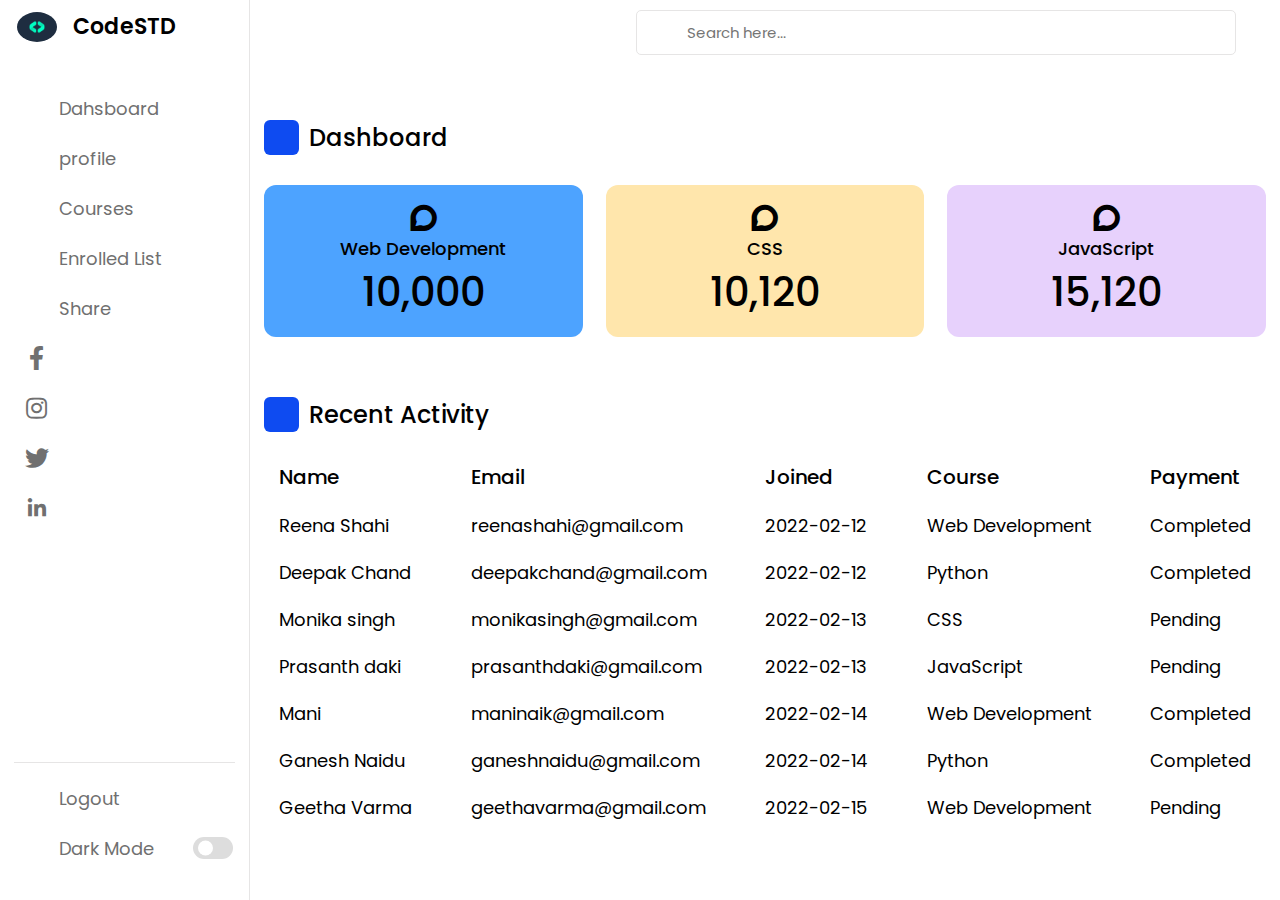
<file: index.html>
<!DOCTYPE html>
<!-- Coding By CodingNepal - codingnepalweb.com -->
<html lang="en">
<head>
    <meta charset="UTF-8">
    <meta http-equiv="X-UA-Compatible" content="IE=edge">
    <meta name="viewport" content="width=device-width, initial-scale=1.0">
    
    <!----======== CSS ======== -->
    <link rel="stylesheet" href="dash.css">
     
    <!----===== Iconscout CSS ===== -->
    <link rel="stylesheet" href="https://unicons.iconscout.com/release/v4.0.0/css/line.css">
    <link rel="stylesheet" href="https://cdnjs.cloudflare.com/ajax/libs/font-awesome/5.15.4/css/all.min.css">
    <link href='https://unpkg.com/boxicons@2.1.4/css/boxicons.min.css' rel='stylesheet'>

    <title>Courses Dashboard Panel</title>
</head>
<body>
    <nav>
        <div class="logo-name">
            <div class="logo-image">
               <img src="pic1.png" alt="">
            </div>

            <span class="logo_name">CodeSTD</span>
        </div>

        <div class="menu-items">
            <ul class="nav-links">
                <li><a href="#">
                    <i class="uil uil-estate"></i>
                    <span class="link-name">Dahsboard</span>
                </a></li>
                <li><a href="profile.html">
                    <i class="uil uil-files-landscapes"></i>
                    <span class="link-name">profile</span>
                </a></li>
                <li><a href="log.html">
                    <i class="uil uil-chart"></i>
                    <span class="link-name">Courses</span>
                </a></li>
                <li><a href="#">
                    <i class="uil uil-comments"></i>
                    <span class="link-name">Enrolled List</span>
                </a></li>
                <li><a href="#">
                    <i class="uil uil-share"></i>
                    <span class="link-name">Share</span>
                    <a href="#"><i class="fab fa-facebook-f"></i></a>
                    <a href="#"><i class="fab fa-instagram"></i></a>
                    <a href="#"><i class="fab fa-twitter"></i></a>
                    <a href="#"><i class="bx bxl-linkedin"></i></a>
                </a></li>
            </ul>
            
            <ul class="logout-mode">
                <li><a href="#">
                    <i class="uil uil-signout"></i>
                        <span class="link-name">Logout</span>
                </a></li>

                <li class="mode">
                    <a href="#">
                        <i class="uil uil-moon"></i>
                    <span class="link-name">Dark Mode</span>
                </a>

                <div class="mode-toggle">
                  <span class="switch"></span>
                </div>
            </li>
            </ul>
        </div>
    </nav>

    <section class="dashboard">
        <div class="top">
            <i class="uil uil-bars sidebar-toggle"></i>

            <div class="search-box">
                <i class="uil uil-search"></i>
                <input type="text" placeholder="Search here...">
            </div>
            
            <!--<img src="images/profile.jpg" alt="">-->
        </div>

        <div class="dash-content">
            <div class="overview">
                <div class="title">
                    <i class="uil uil-tachometer-fast-alt"></i>
                    <span class="text">Dashboard</span>
                </div>

                <div class="boxes">
                    <div class="box box1">
                        <i class="bx bxl-discourse"></i>
                        <span class="text">Web Development</span>
                        <span class="number">10,000</span>
                    </div>
                    <div class="box box2">
                        <i class="bx bxl-discourse"></i>
                        <span class="text">CSS</span>
                        <span class="number">10,120</span>
                    </div>
                    <div class="box box3">
                        <i class="bx bxl-discourse"></i>
                        <span class="text">JavaScript</span>
                        <span class="number">15,120</span>
                    </div>
                </div>
            </div>

            <div class="activity">
                <div class="title">
                    <i class="uil uil-clock-three"></i>
                    <span class="text">Recent Activity</span>
                </div>

                <div class="activity-data">
                    <div class="data names">
                        <span class="data-title">Name</span>
                        <span class="data-list">Reena Shahi</span>
                        <span class="data-list">Deepak Chand</span>
                        <span class="data-list">Monika singh</span>
                        <span class="data-list">Prasanth daki</span>
                        <span class="data-list">Mani</span>
                        <span class="data-list">Ganesh Naidu</span>
                        <span class="data-list">Geetha Varma</span>
                    </div>
                    <div class="data email">
                        <span class="data-title">Email</span>
                        <span class="data-list">reenashahi@gmail.com</span>
                        <span class="data-list">deepakchand@gmail.com</span>
                        <span class="data-list">monikasingh@gmail.com</span>
                        <span class="data-list">prasanthdaki@gmail.com</span>
                        <span class="data-list">maninaik@gmail.com</span>
                        <span class="data-list">ganeshnaidu@gmail.com</span>
                        <span class="data-list">geethavarma@gmail.com</span>
                    </div>
                    <div class="data joined">
                        <span class="data-title">Joined</span>
                        <span class="data-list">2022-02-12</span>
                        <span class="data-list">2022-02-12</span>
                        <span class="data-list">2022-02-13</span>
                        <span class="data-list">2022-02-13</span>
                        <span class="data-list">2022-02-14</span>
                        <span class="data-list">2022-02-14</span>
                        <span class="data-list">2022-02-15</span>
                    </div>
                    <div class="data type">
                        <span class="data-title">Course</span>
                        <span class="data-list">Web Development</span>
                        <span class="data-list">Python</span>
                        <span class="data-list">CSS</span>
                        <span class="data-list">JavaScript</span>
                        <span class="data-list">Web Development</span>
                        <span class="data-list">Python</span>
                        <span class="data-list">Web Development</span>
                    </div>
                    <div class="data status">
                        <span class="data-title">Payment</span>
                        <span class="data-list">Completed</span>
                        <span class="data-list">Completed</span>
                        <span class="data-list">Pending</span>
                        <span class="data-list">Pending</span>
                        <span class="data-list">Completed</span>
                        <span class="data-list">Completed</span>
                        <span class="data-list">Pending</span>
                    </div>
                </div>
            </div>
        </div>
    </section>

    <script src="dash.js"></script>
</body>
</html>
</file>
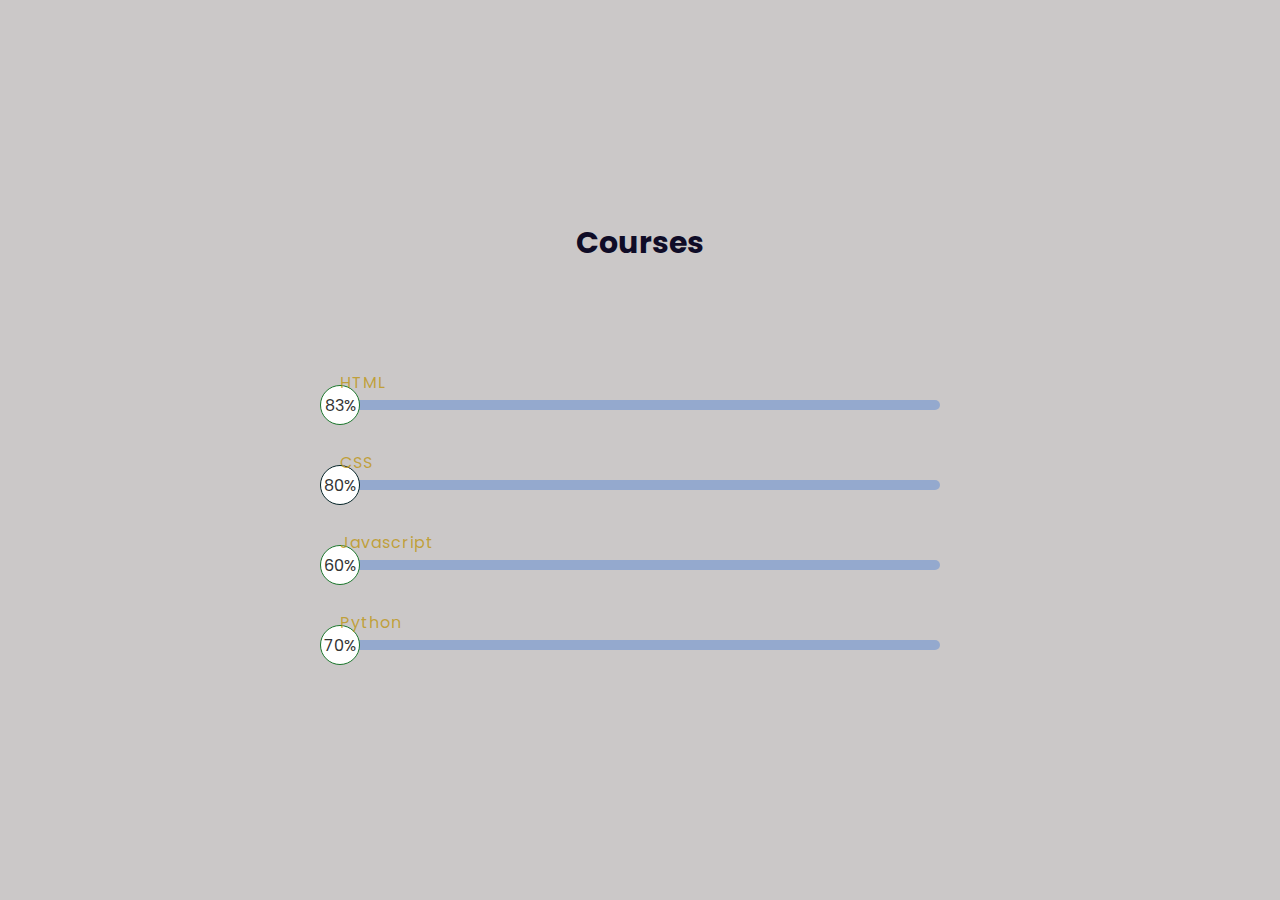
<file: log.html>
<!DOCTYPE html>
<html lang="en">
<head>
    <title>Courses Available</title>
    <link rel="stylesheet" href="log.css">
    <body>
        <section class="Courses" id="Courses">
            <div class="heading">
               <h2>Courses</h2>
            </div>
            <div class="courses-container">
                <div class="bars">
                   <h3>HTML</h3>
                   <div class="progress-bar">
                       <div class="html"><span>83%</span></div>
                   </div>
                   <h3>CSS</h3>
                   <div class="progress-bar">
                       <div class="css"><span>80%</span></div>
                   </div>
                   <h3>Javascript</h3>
                   <div class="progress-bar">
                       <div class="javascript"><span>60%</span></div>
                   </div>
                   <h3>Python</h3>
                   <div class="progress-bar">
                       <div class="python"><span>70%</span></div>
                   </div>
                </div>
            </div>
          </section>
    </body>
</html>
</file>
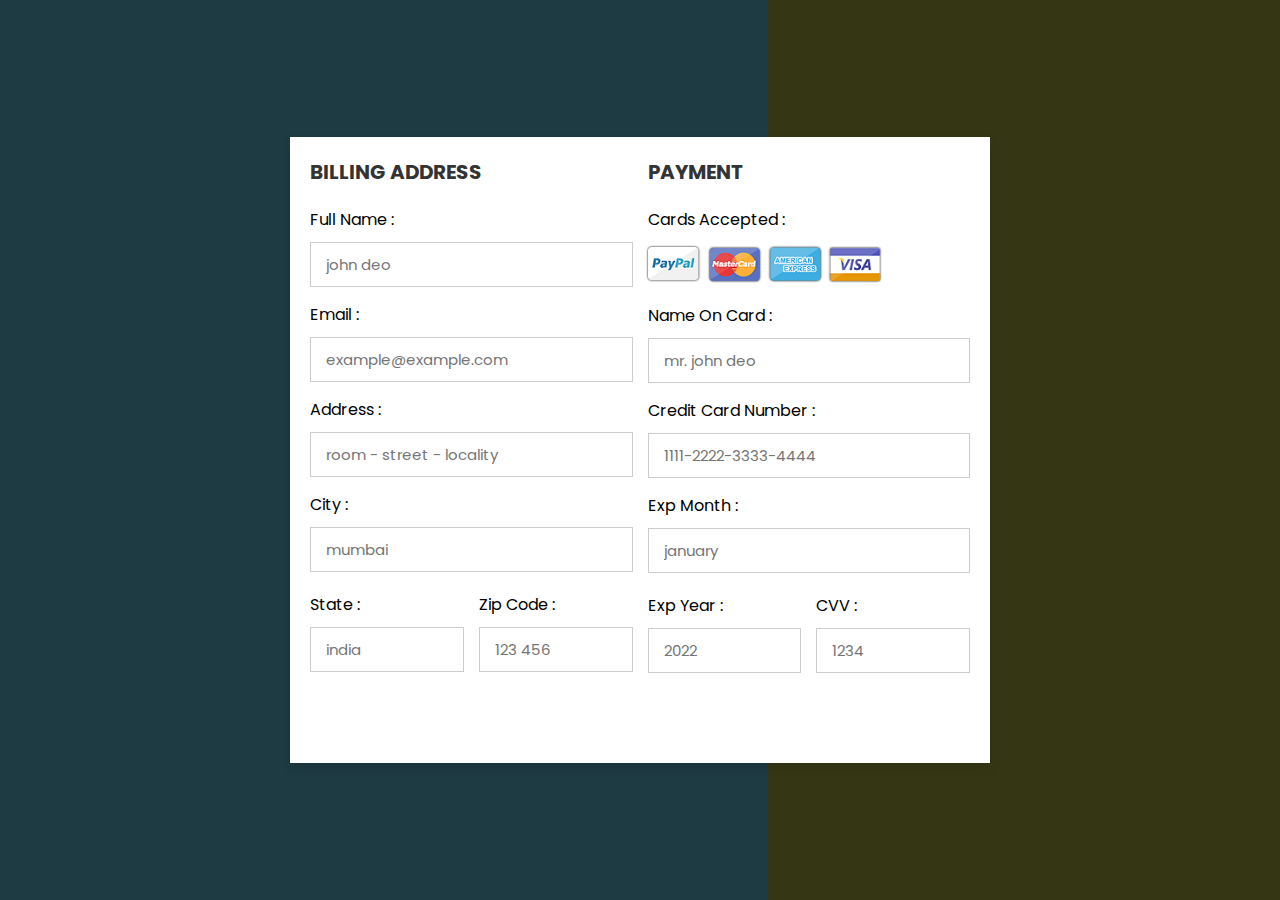
<file: pay.html>
<!DOCTYPE html>
<html lang="en">
<head>
    <meta charset="UTF-8">
    <meta http-equiv="X-UA-Compatible" content="IE=edge">
    <meta name="viewport" content="width=device-width, initial-scale=1.0">
    
    <!-- custom css file link  -->
    <link rel="stylesheet" href="pay.css">

</head>
<body>

<div class="container">

    <form action="">

        <div class="row">

            <div class="col">

                <h3 class="title">billing address</h3>

                <div class="inputBox">
                    <span>full name :</span>
                    <input type="text" placeholder="john deo">
                </div>
                <div class="inputBox">
                    <span>email :</span>
                    <input type="email" placeholder="example@example.com">
                </div>
                <div class="inputBox">
                    <span>address :</span>
                    <input type="text" placeholder="room - street - locality">
                </div>
                <div class="inputBox">
                    <span>city :</span>
                    <input type="text" placeholder="mumbai">
                </div>

                <div class="flex">
                    <div class="inputBox">
                        <span>state :</span>
                        <input type="text" placeholder="india">
                    </div>
                    <div class="inputBox">
                        <span>zip code :</span>
                        <input type="text" placeholder="123 456">
                    </div>
                </div>

            </div>

            <div class="col">

                <h3 class="title">payment</h3>

                <div class="inputBox">
                    <span>cards accepted :</span>
                    <img src="card_img.png" alt="">
                </div>
                <div class="inputBox">
                    <span>name on card :</span>
                    <input type="text" placeholder="mr. john deo">
                </div>
                <div class="inputBox">
                    <span>credit card number :</span>
                    <input type="number" placeholder="1111-2222-3333-4444">
                </div>
                <div class="inputBox">
                    <span>exp month :</span>
                    <input type="text" placeholder="january">
                </div>

                <div class="flex">
                    <div class="inputBox">
                        <span>exp year :</span>
                        <input type="number" placeholder="2022">
                    </div>
                    <div class="inputBox">
                        <span>CVV :</span>
                        <input type="text" placeholder="1234">
                    </div>
                </div>

            </div>
    
        </div>

        <input type="submit" value="proceed to checkout" class="submit-btn">

    </form>

</div>    
    
</body>
</html>
</file>
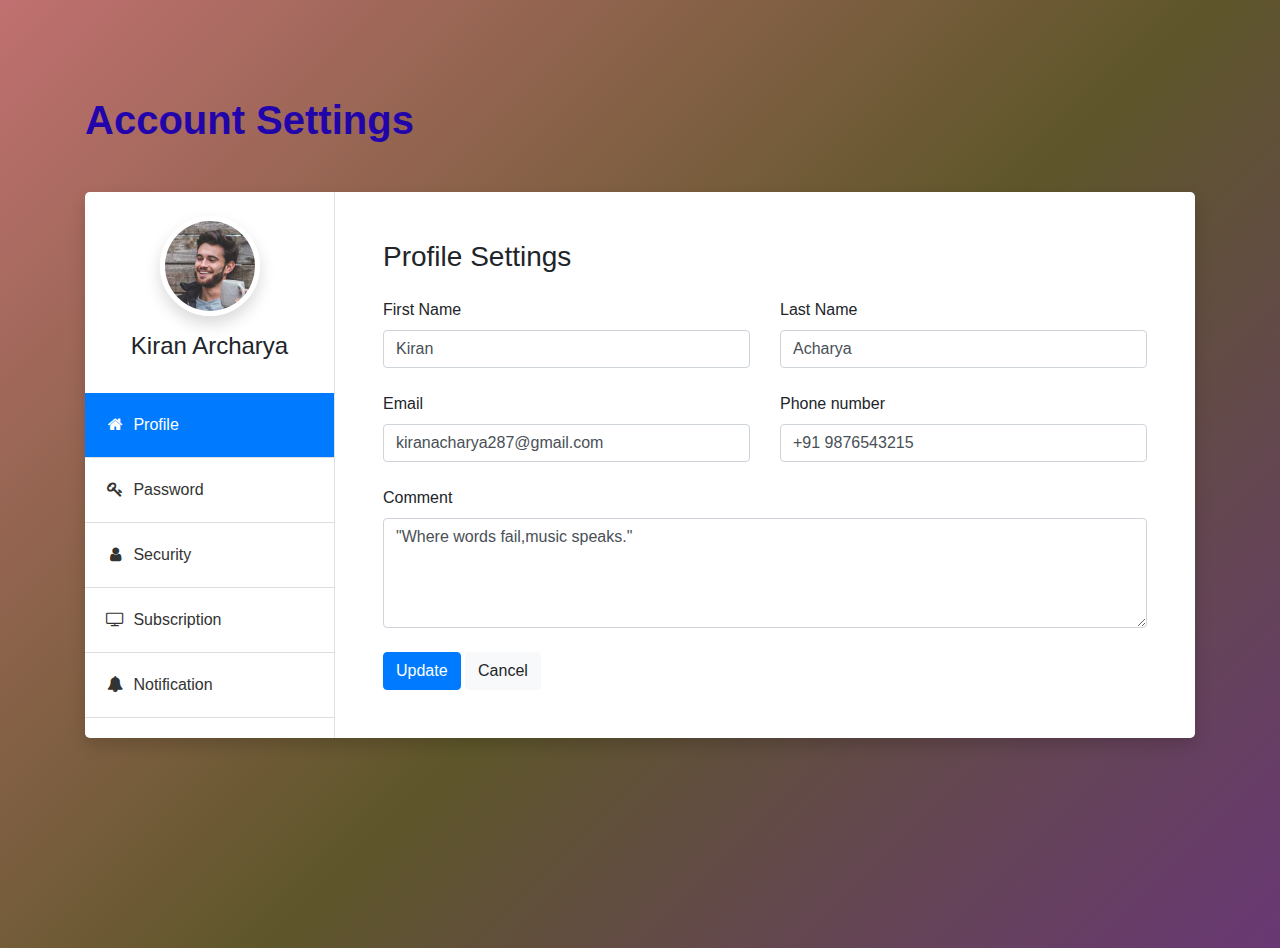
<file: profile.html>
<!DOCTYPE html>
<html lang="en">
<head>
	<meta charset="UTF-8">
	<title>Account Settings UI Design</title>
	<meta content="width=device-width, initial-scale=1, maximum-scale=1, user-scalable=no" name="viewport">
	<link rel="stylesheet" type="text/css" href="https://stackpath.bootstrapcdn.com/bootstrap/4.3.1/css/bootstrap.min.css">
	<link rel="stylesheet" href="https://stackpath.bootstrapcdn.com/font-awesome/4.7.0/css/font-awesome.min.css">
	<link rel="stylesheet" type="text/css" href="style.css">
</head>
<body>
	<section class="py-5 my-5">
		<div class="container">
			   <h1 class="mb-5" style="color: rgb(33, 5, 171)">Account Settings</h1>
			<div class="bg-white shadow rounded-lg d-block d-sm-flex">
				<div class="profile-tab-nav border-right">
					<div class="p-4">
						<div class="img-circle text-center mb-3">
							<img src="user2.jpg" alt="Image" class="shadow">
						</div>
						<h4 class="text-center">Kiran Archarya</h4>
					</div>
					<div class="nav flex-column nav-pills" id="v-pills-tab" role="tablist" aria-orientation="vertical">
						<a class="nav-link active" id="account-tab" data-toggle="pill" href="#account" role="tab" aria-controls="account" aria-selected="true">
							<i class="fa fa-home text-center mr-1"></i> 
							Profile
						</a>
						<a class="nav-link" id="password-tab" data-toggle="pill" href="#password" role="tab" aria-controls="password" aria-selected="false">
							<i class="fa fa-key text-center mr-1"></i> 
							Password
						</a>
						<a class="nav-link" id="security-tab" data-toggle="pill" href="#security" role="tab" aria-controls="security" aria-selected="false">
							<i class="fa fa-user text-center mr-1"></i> 
							Security
						</a>
						<a class="nav-link" id="application-tab" data-toggle="pill" href="#application" role="tab" aria-controls="application" aria-selected="false">
							<i class="fa fa-tv text-center mr-1"></i> 
							Subscription
						</a>
						<a class="nav-link" id="notification-tab" data-toggle="pill" href="#notification" role="tab" aria-controls="notification" aria-selected="false">
							<i class="fa fa-bell text-center mr-1"></i> 
							Notification
						</a>
					</div>
				</div>
				<div class="tab-content p-4 p-md-5" id="v-pills-tabContent">
					<div class="tab-pane fade show active" id="account" role="tabpanel" aria-labelledby="account-tab">
						<h3 class="mb-4">Profile Settings</h3>
						<div class="row">
							<div class="col-md-6">
								<div class="form-group">
								  	<label>First Name</label>
								  	<input type="text" class="form-control" value="Kiran">
								</div>
							</div>
							<div class="col-md-6">
								<div class="form-group">
								  	<label>Last Name</label>
								  	<input type="text" class="form-control" value="Acharya">
								</div>
							</div>
							<div class="col-md-6">
								<div class="form-group">
								  	<label>Email</label>
								  	<input type="text" class="form-control" value="kiranacharya287@gmail.com">
								</div>
							</div>
							<div class="col-md-6">
								<div class="form-group">
								  	<label>Phone number</label>
								  	<input type="text" class="form-control" value="+91 9876543215">
								</div>
							</div>
							<div class="col-md-12">
								<div class="form-group">
								  	<label>Comment</label>
									<textarea class="form-control" rows="4">"Where words fail,music speaks."</textarea>
								</div>
							</div>
						</div>
						<div>
							<button class="btn btn-primary">Update</button>
							<button class="btn btn-light">Cancel</button>
						</div>
					</div>
					<div class="tab-pane fade" id="password" role="tabpanel" aria-labelledby="password-tab">
						<h3 class="mb-4">Password Settings</h3>
						<div class="row">
							<div class="col-md-6">
								<div class="form-group">
								  	<label>Old password</label>
								  	<input type="password" class="form-control">
								</div>
							</div>
						</div>
						<div class="row">
							<div class="col-md-6">
								<div class="form-group">
								  	<label>New password</label>
								  	<input type="password" class="form-control">
								</div>
							</div>
							<div class="col-md-6">
								<div class="form-group">
								  	<label>Confirm new password</label>
								  	<input type="password" class="form-control">
								</div>
							</div>
						</div>
						<div>
							<button class="btn btn-primary">Update</button>
							<button class="btn btn-light">Cancel</button>
						</div>
					</div>
					<div class="tab-pane fade" id="security" role="tabpanel" aria-labelledby="security-tab">
						<h3 class="mb-4">Security Settings</h3>
						<div class="row">
							<div class="col-md-6">
								<div class="form-group">
								  	<label>Login</label>
								  	<input type="text" class="form-control">
								</div>
							</div>
							<div class="col-md-6">
								<div class="form-group">
								  	<label>Two-factor auth</label>
								  	<input type="text" class="form-control">
								</div>
							</div>
							<div class="col-md-6">
								<div class="form-group">
									<div class="form-check">
										<input class="form-check-input" type="checkbox" value="" id="recovery">
										<label class="form-check-label" for="recovery">
										Report
										</label>
									</div>
								</div>
							</div>
						</div>
						<div>
							<button class="btn btn-primary">Update</button>
							<button class="btn btn-light">Cancel</button>
						</div>
					</div>
					<div class="tab-pane fade" id="application" role="tabpanel" aria-labelledby="application-tab">
						<h3 class="mb-4">Subscription Settings</h3>
						<div class="row">
							<p></p>
							<div class="col-md-6">
								<div class="form-group">
									<div class="form-check">
									</div>
								</div>
							</div>
						</div>
						<div>
							<a href="pay.html">
								<button class="btn btn-primary">plan for 1 week:Rs-199</button>
							    <button class="btn btn-primary">plan for 1 month:Rs-599</button></n>
								<button class="btn btn-primary">plan for a year:Rs-1999</button>
						    </a>
						</div>
					</div>
					<div class="tab-pane fade" id="notification" role="tabpanel" aria-labelledby="notification-tab">
						<h3 class="mb-4">Notification Settings</h3>
						<div class="form-group">
							<div class="form-check">
								<input class="form-radio-input" type="radio" value="" id="notification1">
								<label class="form-radio-label" for="notification1">
									Allow notifications
								</label>
							</div>
						</div>
						<div class="form-group">
							<div class="form-check">
								<input class="form-radio-input" type="radio" value="" id="notification2" >
								<label class="form-radio-label" for="notification2">
									Mute notifications
								</label>
							</div>
						</div>
						<div>
							<button class="btn btn-primary">Update</button>
							<button class="btn btn-light">Cancel</button>
						</div>
					</div>
				</div>
			</div>
		</div>
	</section>
    <script src="https://code.jquery.com/jquery-3.2.1.slim.min.js"></script>
	<script src="https://cdnjs.cloudflare.com/ajax/libs/popper.js/1.12.9/umd/popper.min.js"></script>
	<script src="https://maxcdn.bootstrapcdn.com/bootstrap/4.0.0/js/bootstrap.min.js"></script>
</body>
</html>
</file>
<file: dash.css>
/* ===== Google Font Import - Poppins ===== */
@import url('https://fonts.googleapis.com/css2?family=Poppins:wght@200;300;400;500;600&display=swap');
*{
    margin: 0;
    padding: 0;
    box-sizing: border-box;
    font-family: 'Poppins', sans-serif;
}

:root{
    /* ===== Colors ===== */
    --primary-color: #0E4BF1;
    --panel-color: #FFF;
    --text-color: #000;
    --black-light-color: #707070;
    --border-color: #e6e5e5;
    --toggle-color: #DDD;
    --box1-color: #4DA3FF;
    --box2-color: #FFE6AC;
    --box3-color: #E7D1FC;
    --title-icon-color: #fff;
    
    /* ====== Transition ====== */
    --tran-05: all 0.5s ease;
    --tran-03: all 0.3s ease;
    --tran-03: all 0.2s ease;
}

body{
    min-height: 100vh;
    background-color: var(--primary-color);
}
body.dark{
    --primary-color: #3A3B3C;
    --panel-color: #242526;
    --text-color: #CCC;
    --black-light-color: #CCC;
    --border-color: #4D4C4C;
    --toggle-color: #FFF;
    --box1-color: #3A3B3C;
    --box2-color: #3A3B3C;
    --box3-color: #3A3B3C;
    --title-icon-color: #CCC;
}
/* === Custom Scroll Bar CSS === */
::-webkit-scrollbar {
    width: 8px;
}
::-webkit-scrollbar-track {
    background: #f1f1f1;
}
::-webkit-scrollbar-thumb {
    background: var(--primary-color);
    border-radius: 12px;
    transition: all 0.3s ease;
}

::-webkit-scrollbar-thumb:hover {
    background: #0b3cc1;
}

body.dark::-webkit-scrollbar-thumb:hover,
body.dark .activity-data::-webkit-scrollbar-thumb:hover{
    background: #3A3B3C;
}

nav{
    position: fixed;
    top: 0;
    left: 0;
    height: 100%;
    width: 250px;
    padding: 10px 14px;
    background-color: var(--panel-color);
    border-right: 1px solid var(--border-color);
    transition: var(--tran-05);
}
nav.close{
    width: 73px;
}
nav .logo-name{
    display: flex;
    align-items: center;
}
nav .logo-image{
    display: flex;
    justify-content: center;
    min-width: 45px;
}
nav .logo-image img{
    width: 40px;
    object-fit: cover;
    border-radius: 50%;
}

nav .logo-name .logo_name{
    font-size: 22px;
    font-weight: 600;
    color: var(--text-color);
    margin-left: 14px;
    transition: var(--tran-05);
}
nav.close .logo_name{
    opacity: 0;
    pointer-events: none;
}
nav .menu-items{
    margin-top: 40px;
    height: calc(100% - 90px);
    display: flex;
    flex-direction: column;
    justify-content: space-between;
}
.menu-items li{
    list-style: none;
}
.menu-items li a{
    display: flex;
    align-items: center;
    height: 50px;
    text-decoration: none;
    position: relative;
}
.nav-links li a:hover:before{
    content: "";
    position: absolute;
    left: -7px;
    height: 5px;
    width: 5px;
    border-radius: 50%;
    background-color: var(--primary-color);
}
body.dark li a:hover:before{
    background-color: var(--text-color);
}
.menu-items li a i{
    font-size: 24px;
    min-width: 45px;
    height: 100%;
    display: flex;
    align-items: center;
    justify-content: center;
    color: var(--black-light-color);
}
.menu-items li a .link-name{
    font-size: 18px;
    font-weight: 400;
    color: var(--black-light-color);    
    transition: var(--tran-05);
}
nav.close li a .link-name{
    opacity: 0;
    pointer-events: none;
}
.nav-links li a:hover i,
.nav-links li a:hover .link-name{
    color: var(--primary-color);
}
body.dark .nav-links li a:hover i,
body.dark .nav-links li a:hover .link-name{
    color: var(--text-color);
}
.menu-items .logout-mode{
    padding-top: 10px;
    border-top: 1px solid var(--border-color);
}
.menu-items .mode{
    display: flex;
    align-items: center;
    white-space: nowrap;
}
.menu-items .mode-toggle{
    position: absolute;
    right: 14px;
    height: 50px;
    min-width: 45px;
    display: flex;
    align-items: center;
    justify-content: center;
    cursor: pointer;
}
.mode-toggle .switch{
    position: relative;
    display: inline-block;
    height: 22px;
    width: 40px;
    border-radius: 25px;
    background-color: var(--toggle-color);
}
.switch:before{
    content: "";
    position: absolute;
    left: 5px;
    top: 50%;
    transform: translateY(-50%);
    height: 15px;
    width: 15px;
    background-color: var(--panel-color);
    border-radius: 50%;
    transition: var(--tran-03);
}
body.dark .switch:before{
    left: 20px;
}

.dashboard{
    position: relative;
    left: 250px;
    background-color: var(--panel-color);
    min-height: 100vh;
    width: calc(100% - 250px);
    padding: 10px 14px;
    transition: var(--tran-05);
}
nav.close ~ .dashboard{
    left: 73px;
    width: calc(100% - 73px);
}
.dashboard .top{
    position: fixed;
    top: 0;
    left: 250px;
    display: flex;
    width: calc(100% - 250px);
    justify-content: space-between;
    align-items: center;
    padding: 10px 14px;
    background-color: var(--panel-color);
    transition: var(--tran-05);
    z-index: 10;
}
nav.close ~ .dashboard .top{
    left: 73px;
    width: calc(100% - 73px);
}
.dashboard .top .sidebar-toggle{
    font-size: 26px;
    color: var(--text-color);
    cursor: pointer;
}
.dashboard .top .search-box{
    position: relative;
    height: 45px;
    max-width: 600px;
    width: 100%;
    margin: 0 30px;
}
.top .search-box input{
    position: absolute;
    border: 1px solid var(--border-color);
    background-color: var(--panel-color);
    padding: 0 25px 0 50px;
    border-radius: 5px;
    height: 100%;
    width: 100%;
    color: var(--text-color);
    font-size: 15px;
    font-weight: 400;
    outline: none;
}
.top .search-box i{
    position: absolute;
    left: 15px;
    font-size: 22px;
    z-index: 10;
    top: 50%;
    transform: translateY(-50%);
    color: var(--black-light-color);
}
.top img{
    width: 40px;
    border-radius: 50%;
}
.dashboard .dash-content{
    padding-top: 50px;
}
.dash-content .title{
    display: flex;
    align-items: center;
    margin: 60px 0 30px 0;
}
.dash-content .title i{
    position: relative;
    height: 35px;
    width: 35px;
    background-color: var(--primary-color);
    border-radius: 6px;
    color: var(--title-icon-color);
    display: flex;
    align-items: center;
    justify-content: center;
    font-size: 24px;
}
.dash-content .title .text{
    font-size: 24px;
    font-weight: 500;
    color: var(--text-color);
    margin-left: 10px;
}
.dash-content .boxes{
    display: flex;
    align-items: center;
    justify-content: space-between;
    flex-wrap: wrap;
}
.dash-content .boxes .box{
    display: flex;
    flex-direction: column;
    align-items: center;
    border-radius: 12px;
    width: calc(100% / 3 - 15px);
    padding: 15px 20px;
    background-color: var(--box1-color);
    transition: var(--tran-05);
}
.boxes .box i{
    font-size: 35px;
    color: var(--text-color);
}
.boxes .box .text{
    white-space: nowrap;
    font-size: 18px;
    font-weight: 500;
    color: var(--text-color);
}
.boxes .box .number{
    font-size: 40px;
    font-weight: 500;
    color: var(--text-color);
}
.boxes .box.box2{
    background-color: var(--box2-color);
}
.boxes .box.box3{
    background-color: var(--box3-color);
}
.dash-content .activity .activity-data{
    display: flex;
    justify-content: space-between;
    align-items: center;
    width: 100%;
}
.activity .activity-data{
    display: flex;
}
.activity-data .data{
    display: flex;
    flex-direction: column;
    margin: 0 15px;
}
.activity-data .data-title{
    font-size: 20px;
    font-weight: 500;
    color: var(--text-color);
}
.activity-data .data .data-list{
    font-size: 18px;
    font-weight: 400;
    margin-top: 20px;
    white-space: nowrap;
    color: var(--text-color);
}

.dialog {
  display: none;
  position: fixed;
  top: 50%;
  left: 50%;
  transform: translate(-50%, -50%);
  background-color: white;
  padding: 20px;
  border-radius: 5px;
  box-shadow: 0 0 10px rgba(0, 0, 0, 0.2);
}


@media (max-width: 1000px) {
    nav{
        width: 73px;
    }
    nav.close{
        width: 250px;
    }
    nav .logo_name{
        opacity: 0;
        pointer-events: none;
    }
    nav.close .logo_name{
        opacity: 1;
        pointer-events: auto;
    }
    nav li a .link-name{
        opacity: 0;
        pointer-events: none;
    }
    nav.close li a .link-name{
        opacity: 1;
        pointer-events: auto;
    }
    nav ~ .dashboard{
        left: 73px;
        width: calc(100% - 73px);
    }
    nav.close ~ .dashboard{
        left: 250px;
        width: calc(100% - 250px);
    }
    nav ~ .dashboard .top{
        left: 73px;
        width: calc(100% - 73px);
    }
    nav.close ~ .dashboard .top{
        left: 250px;
        width: calc(100% - 250px);
    }
    .activity .activity-data{
        overflow-X: scroll;
    }
}

@media (max-width: 780px) {
    .dash-content .boxes .box{
        width: calc(100% / 2 - 15px);
        margin-top: 15px;
    }
}
@media (max-width: 560px) {
    .dash-content .boxes .box{
        width: 100% ;
    }
}
@media (max-width: 400px) {
    nav{
        width: 0px;
    }
    nav.close{
        width: 73px;
    }
    nav .logo_name{
        opacity: 0;
        pointer-events: none;
    }
    nav.close .logo_name{
        opacity: 0;
        pointer-events: none;
    }
    nav li a .link-name{
        opacity: 0;
        pointer-events: none;
    }
    nav.close li a .link-name{
        opacity: 0;
        pointer-events: none;
    }
    nav ~ .dashboard{
        left: 0;
        width: 100%;
    }
    nav.close ~ .dashboard{
        left: 73px;
        width: calc(100% - 73px);
    }
    nav ~ .dashboard .top{
        left: 0;
        width: 100%;
    }
    nav.close ~ .dashboard .top{
        left: 0;
        width: 100%;
    }
}
</file>
<file: log.css>
@import url("https://fonts.googleapis.com/css2?family=Poppins:wght@200;300;400;500;600;700&display=swap");
* {
    margin: 0;
    padding: 0;
    box-sizing: border-box;
    list-style: none;
    text-decoration: none;
    scroll-behavior: smooth;
    scroll-padding-top: 2rem;
    font-family: "Poppins", sans-serif;
}
:root {
    --main-color: #033a80;
    --bg-color: #bdb9b9c9;
    --text-color: #0f0c27;
    --hover: hsl(260, 100%, 51%);
    --big-font: 3.2rem;
    --medium-font: 1.8rem;
    --p-font: 0.941rem;
}
section {
    padding: 220px 18% 150px;
}
body.active {
    --text-color: #fff;
    --bg-color: #0f0c27;
}
body {
    background: var(--bg-color);
    color: var(--text-color);
}
*::selection {
   background: var(--main-color);
   color: var(--bg-color);
}
.heading {
    text-align: center;
}
.heading h2 {
    font-size: 30px;
}
.heading span {
    font-size: var(--p-font);
    color: rgb(161, 18, 18);
}
header {
    position: fixed;
    width: 100%;
    top: 0;
    right: 0;
    z-index: 1000;
    display: flex;
    align-items: center; 
    justify-content: space-between;
    background: #269d8b;
    padding: 13px 10%;
    transition: 0.2s;
    box-shadow: -3px -4px 8px #ffffff73,
        2px 2px 5px rgba(45, 67, 105, 0.511);
}
header.shadow {
    box-shadow: 0 0 4px rgb(14 55 54 / 15%);
}
/* Add your existing styles here */
.courses-container {
    display: flex;
    grid-template-columns: repeat(2, 1fr);
    align-items: center;
    gap: 2rem;
    margin-top: 4rem;
    justify-content: center;
}
.bars h3 {
    font-weight: 400;
    letter-spacing: 1px;
    margin-top: 40px;
    margin-bottom: 5px;
    color: #bd9512c9;
    font-size: 16px;
}
.progress-bar{
    background: #5385d575;
    width: 600px;
    height: 10px;
    border-radius: 5px;
}
.progress-bar div {
    height: 10px;
    border-radius: 5px;
    width: 0%;
}
.progress-bar div span {
    height: 40px;
    width: 40px;
    border-radius: 50%;
    background: #fff;
    float: right;
    margin-top: -15px;
    margin-right: -20px;
    color: #333;
    display: flex;
    align-items: center;
    justify-content: center;
}
.html{
    background: #1b772c;
    animation: html 1s linear forwards;
}
.css{
    background: #052528;
    animation: css 1s linear forwards;
}
.javascript{
    background: #cddc39;
    animation: javascript 1s linear forwards;
}
.python{
    background: #000;
    animation: python 1s linear forwards;
}
.html span {
    border: 1px solid #1b772c;
}
.css span {
    border: 1px solid #052528;
}
.javascript span {
    border: 1px solid #1b772c;
}
.python span {
    border: 1px solid #1b772c;
}
@keyframes html{
    100%{
        width: 83%;
    }
}
@keyframes css{
    100%{
        width: 80%;
    }
}
@keyframes javascript{
    100%{
        width: 60%;
    }
}
@keyframes python{
    100%{
        width: 70%;
    }
}
</file>
<file: pay.css>
@import url('https://fonts.googleapis.com/css2?family=Poppins:wght@100;300;400;500;600&display=swap');

*{
  font-family: 'Poppins', sans-serif;
  margin:0; padding:0;
  box-sizing: border-box;
  outline: none; border:none;
  text-transform: capitalize;
  transition: all .2s linear;
}

.container{
  display: flex;
  justify-content: center;
  align-items: center;
  padding:25px;
  min-height: 100vh;
  background: linear-gradient(90deg, #1e3a42 60%, #353714 40.1%);
}

.container form{
  padding:20px;
  width:700px;
  background: #fff;
  box-shadow: 0 5px 10px rgba(0,0,0,.1);
}

.container form .row{
  display: flex;
  flex-wrap: wrap;
  gap:15px;
}

.container form .row .col{
  flex:1 1 250px;
}

.container form .row .col .title{
  font-size: 20px;
  color:#333;
  padding-bottom: 5px;
  text-transform: uppercase;
}

.container form .row .col .inputBox{
  margin:15px 0;
}

.container form .row .col .inputBox span{
  margin-bottom: 10px;
  display: block;
}

.container form .row .col .inputBox input{
  width: 100%;
  border:1px solid #ccc;
  padding:10px 15px;
  font-size: 15px;
  text-transform: none;
}

.container form .row .col .inputBox input:focus{
  border:1px solid #000;
}

.container form .row .col .flex{
  display: flex;
  gap:15px;
}

.container form .row .col .flex .inputBox{
  margin-top: 5px;
}

.container form .row .col .inputBox img{
  height: 34px;
  margin-top: 5px;
  filter: drop-shadow(0 0 1px #000);
}

.container form .submit-btn{
  width: 100%;
  padding:12px;
  font-size: 17px;
  background: #1e1b0700;
  color:#fff;
  margin-top: 5px;
  cursor: pointer;
}

.container form .submit-btn:hover{
  background: #15150500;
}
</file>
<file: style.css>
@import url("https://fonts.googleapis.com/css?family=Roboto:300,400,500,700&display=swap");
body {
	background: -webkit-repeating-linear-gradient(-45deg, #950e0e97, #5e562a, #6b3283, #6c3f3a, #45344d, #553761);
	font-family: "tahoma", sans-serif;
	height: 100vh;
	background-size: 400%;
}

.shadow {
	box-shadow: 10px 10px 4px black;
}
.container h1{
	font-family: Arial;
	font-weight: bolder;
}
.profile-tab-nav {
	min-width: 250px;
}

.tab-content {
	flex: 1;
}

.form-group {
	margin-bottom: 1.5rem;
}

.nav-pills a.nav-link {
	padding: 20px 20px;
	border-bottom: 1px solid #ddd;
	border-radius: 0;
	color: #333;
}
.nav-pills a.nav-link i {
	width: 20px;
}

.img-circle img {
	height: 100px;
	width: 100px;
	border-radius: 100%;
	border: 5px solid #fff;
}
</file>
